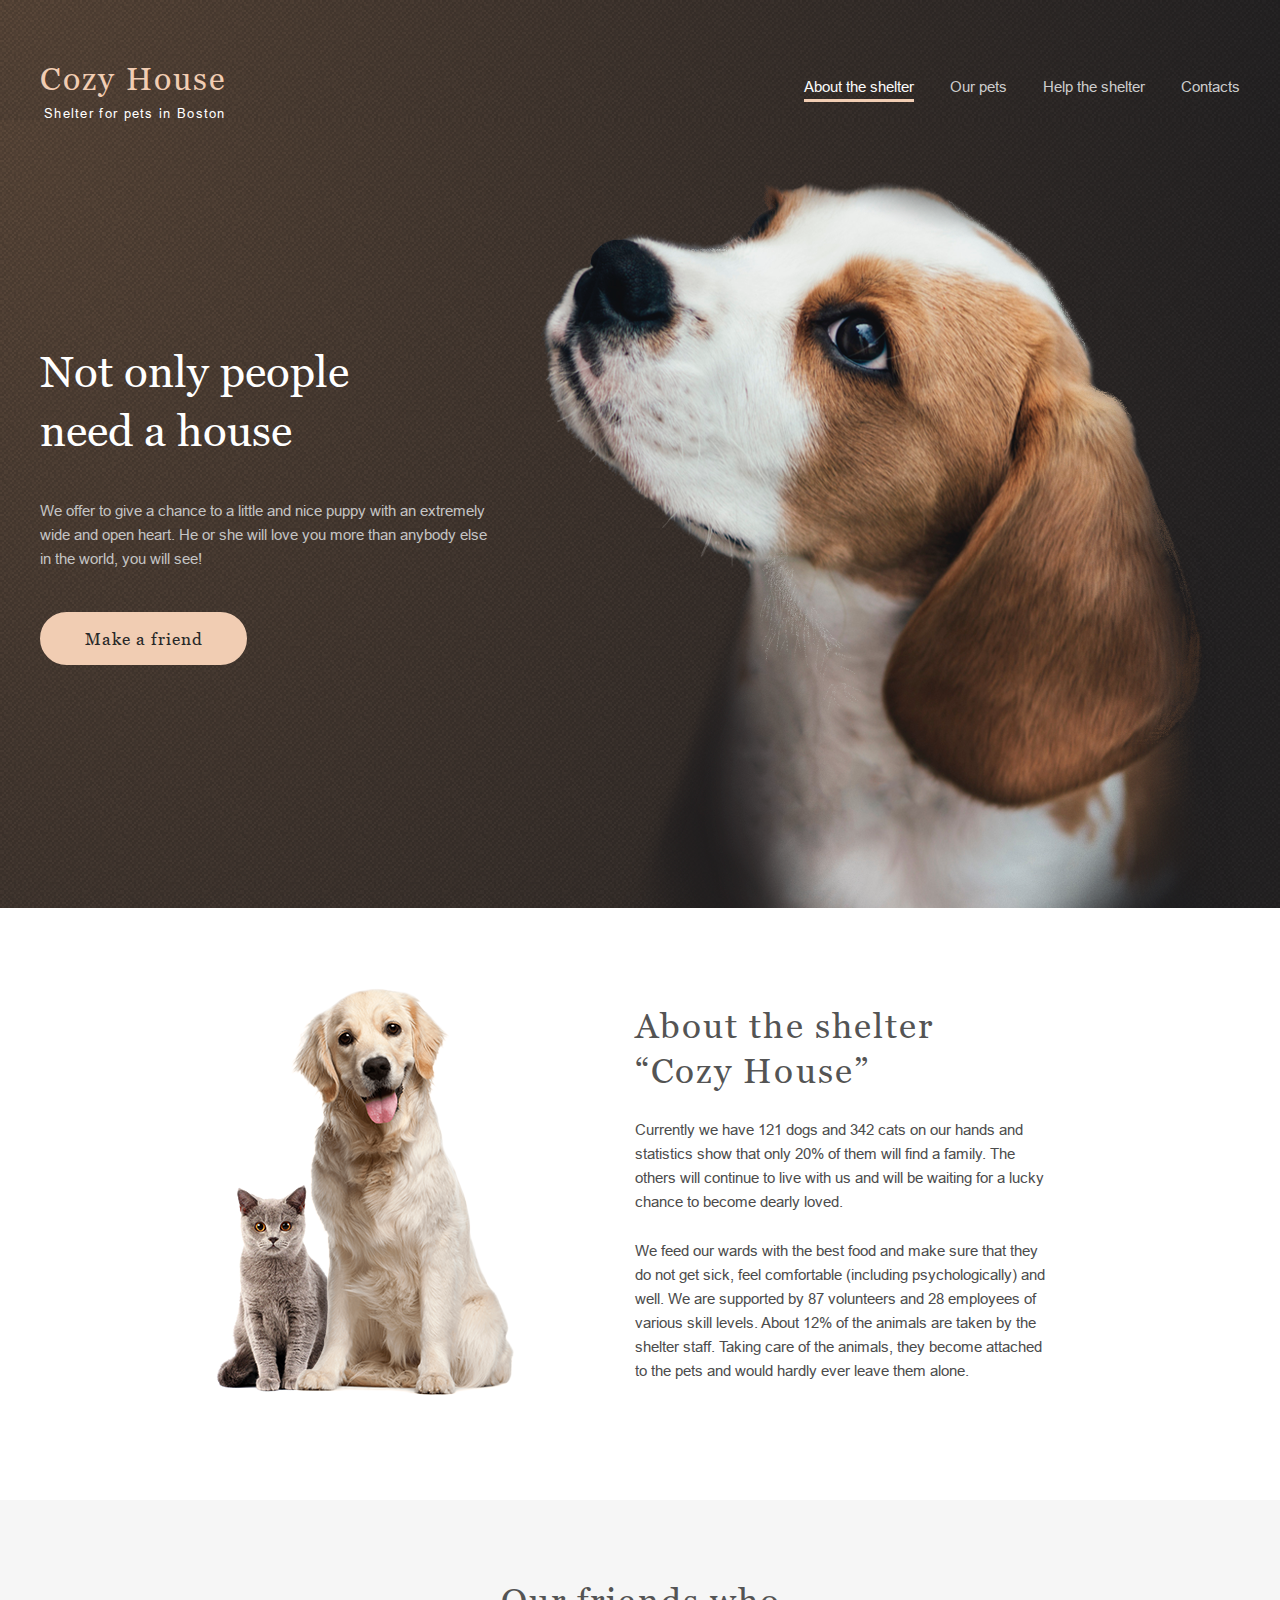
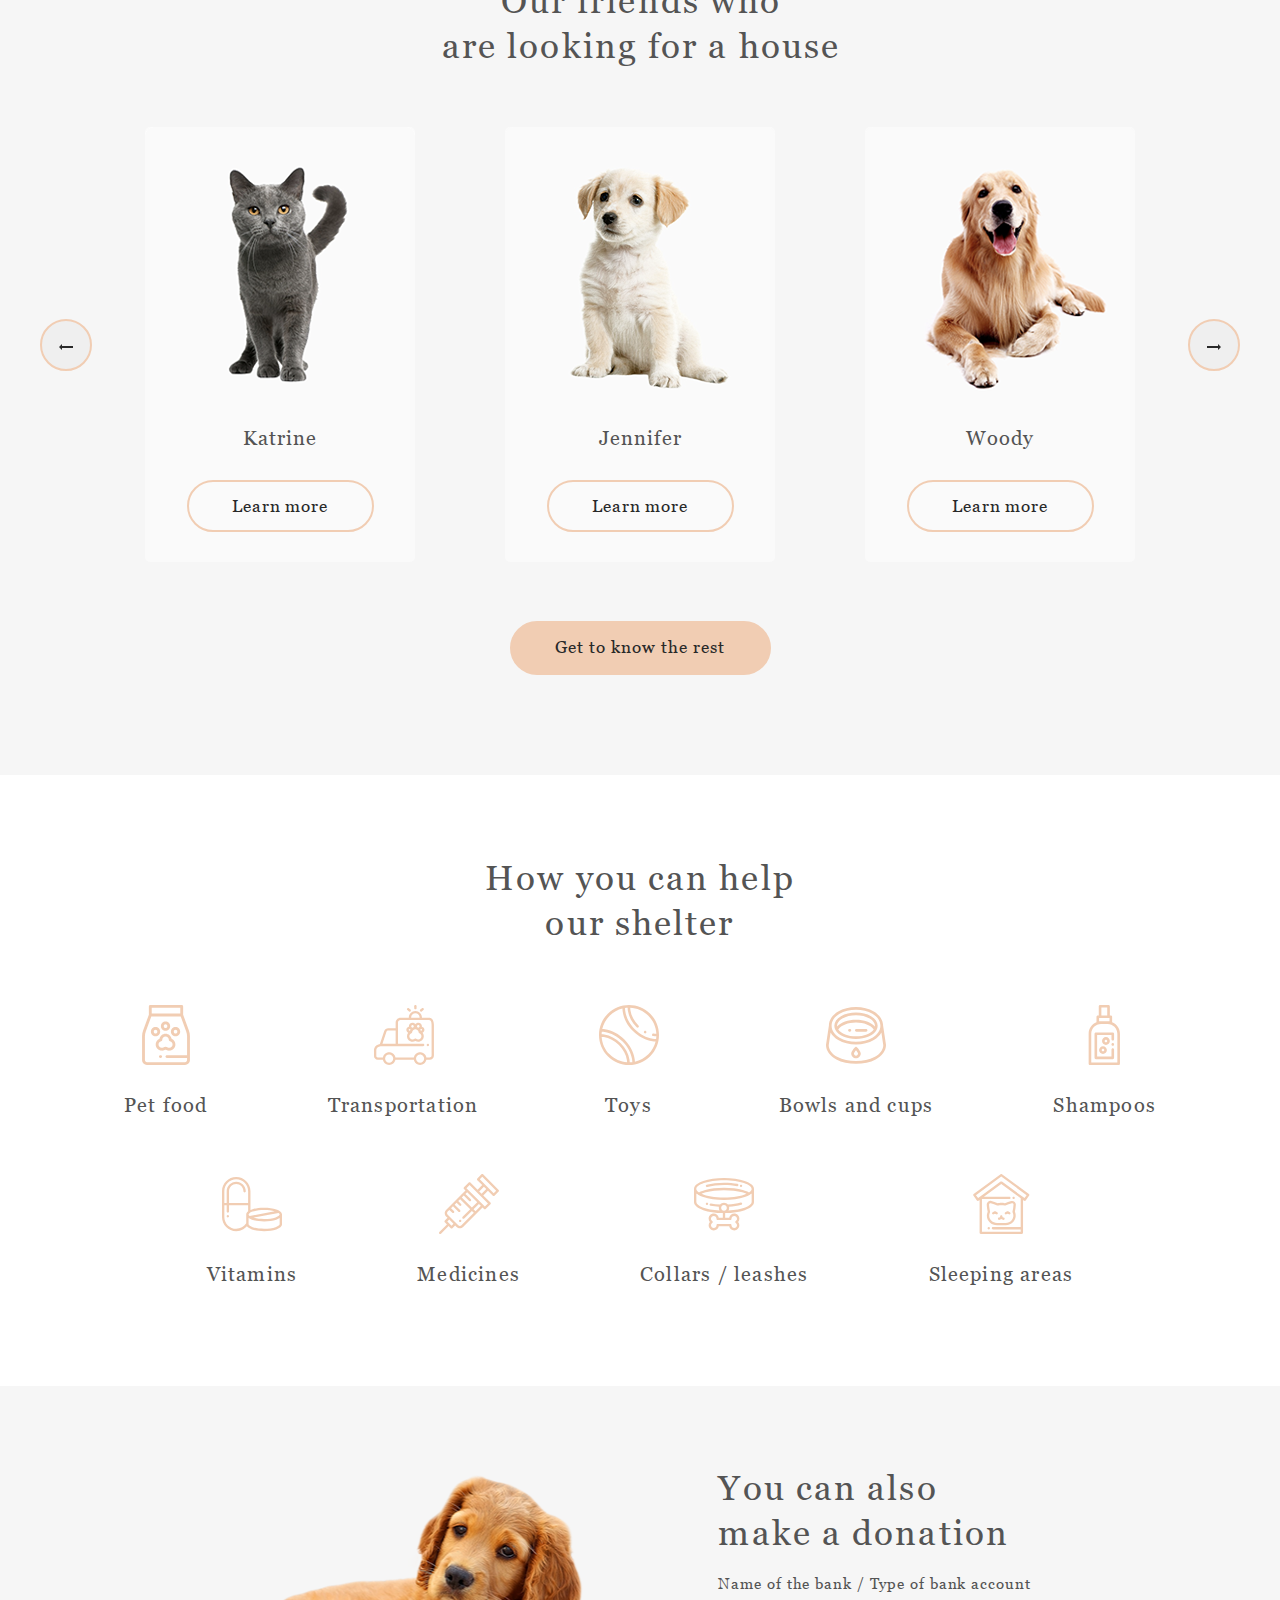
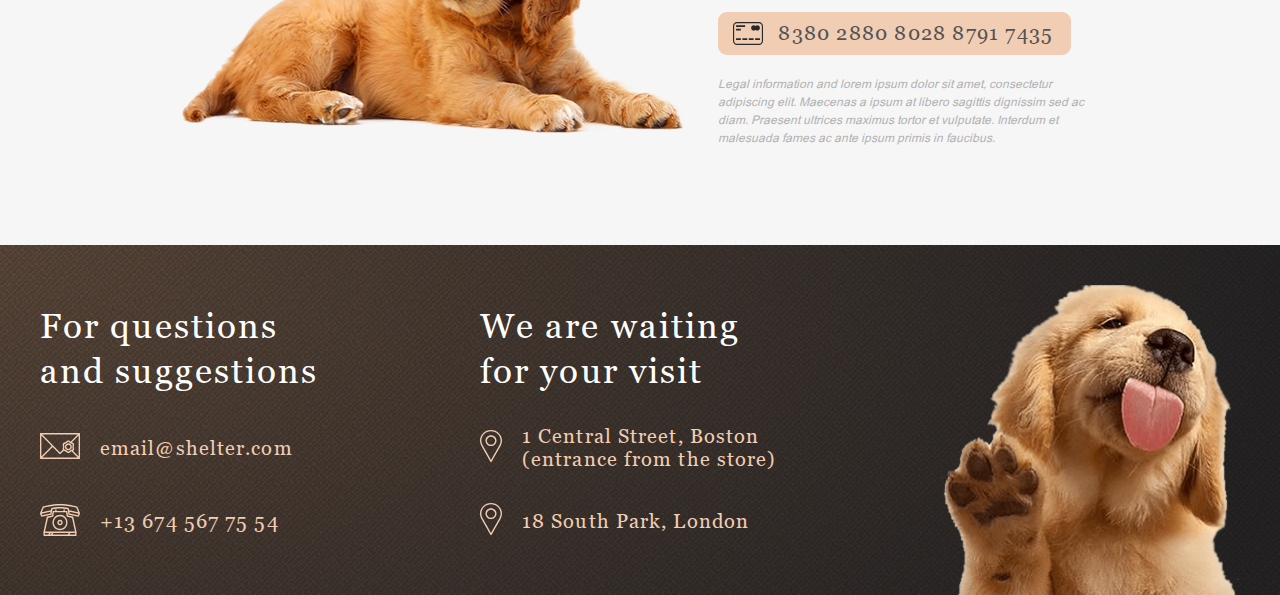
<file: pages/main/index.html>
<!DOCTYPE html>
<html lang="en">

<head>
    <meta charset="UTF-8">
    <meta http-equiv="X-UA-Compatible" content="IE=edge">
    <meta name="viewport" content="width=device-width, initial-scale=1.0">
    <link rel="stylesheet" href="style.css">
    <link rel="stylesheet" href="normalize.css">
    <link rel="icon" href="../../assets/icons/favicon.png" type="image/x-icon">
    <title>Cozy House</title>
</head>

<body>
    <div class="popup-overlay"></div>
    <div class="popup">
        <button class="close"><img src="../../assets/icons/Vector X.svg" alt="vectorX"></button>
        <div class="popup-wrapper"></div>
    </div>
    <div class="burger-overlay"></div>
    <header class="header">
        <div class="header-background">
            <div class="container">
                <div class="header-container">
                    <div class="logo">
                        <a href="#">
                            <h1 class="title">Cozy House</h1>
                            <p class="subtitile">Shelter for pets in Boston</p>
                        </a>
                    </div>

                    <div class="burger">
                        <div class="line line1"></div>
                        <div class="line line2"></div>
                        <div class="line line3"></div>
                    </div>
                    <nav class="nav">
                        <div class="logo-nav">
                            <a href="#">
                                <h1 class="title-nav">Cozy House</h1>
                                <p class="subtitile-nav">Shelter for pets in Boston</p>
                            </a>
                        </div>
                        <ul class="nav-list">
                            <li class="nav_item"><a href="#" class="nav_link">About the shelter</a></li>
                            <li class="nav_item"><a href="../pets/index.html" class="nav_link">Our pets</a></li>
                            <li class="nav_item"><a href="#help" class="nav_link">Help the shelter</a></li>
                            <li class="nav_item"><a href="#footer" class="nav_link">Contacts</a></li>
                        </ul>
                    </nav>
                </div>
            </div>
        </div>
        </div>
    </header>
    <main class="main">
        <div class="hero-background">
            <div class="container">
                <section class="hero-container">
                    <div class="hero-wrapper">
                        <h2 class="hero-title">Not only people need a house</h2>
                        <p class="hero-text">We offer to give a chance to a little and nice puppy with an extremely wide
                            and open
                            heart.
                            He or she will love you more than anybody else in the world, you will see!</p>
                        <a href="#friends-container" class="hero-button">Make a friend</a>
                    </div>
                    <div class="hero-dog">
                        <img src="../../assets/images/start-screen-puppy.png" alt="hero-dog" width="100%">
                    </div>
                </section>
            </div>
        </div>
        <div class="container">
            <section class="about-container" id="about-container">
                <div class="about-dogs">
                    <img class="about-dogs_image" src="../../assets/images/about-pets.png" alt="about-dogs" width="100%">
                </div>
                <div class="about-wrapper">
                    <h3 class="about-title">About the shelter <br>“Cozy House”</h3>
                    <p class="about-text">Currently we have 121 dogs and 342 cats on our hands and statistics show that
                        only 20%
                        of them will find a family.
                        The others will continue to live with us and will be waiting for a lucky chance to become dearly
                        loved.</p>
                    <p class="about-text">We feed our wards with the best food and make sure that they do not get sick,
                        feel
                        comfortable (including psychologically) and well.
                        We are supported by 87 volunteers and 28 employees of various skill levels.
                        About 12% of the animals are taken by the shelter staff. Taking care of the animals, they become
                        attached to
                        the pets and would hardly ever leave them alone.</p>
                </div>
            </section>
        </div>
        <div class="friends-background">
            <div class="container">
                <section class="friends-container" id="friends-container">
                    <h3 class="friends-title">Our friends who are&nbsp;looking for a house</h3>
                    <div class="friends-wrapper">
                        <button class="prev-button" id="leftButton"><img src="../../assets/icons/Arrow-prev.svg"
                                alt="arrow"></button>
                        <div class="carusel-wrapper" id="carusel-wrapper">
                            <div class="pets-list" id="pets-list">
                                <div class="part" id="left-part">
                                    <div class="pet_item"></div>
                                    <div class="pet_item"></div>
                                    <div class="pet_item"></div>
                                </div>
                                <div class="part" id="active-part"></div>
                                <div class="part" id="right-part">
                                    <div class="pet_item"></div>
                                    <div class="pet_item"></div>
                                    <div class="pet_item"></div>
                                </div>
                            </div>
                        </div>
                        <button class="next-button" id="rightButton"><img src="../../assets/icons/Arrow-next.svg"
                                alt="arrow"></button>
                    </div>
                    <div class="arrow_block">
                        <button class="arrow-button_prev" id="leftBtn"><img src="../../assets/icons/Arrow-prev.svg"
                                alt="arrow"></button>
                        <button class="arrow-button_next" id="rightBtn"><img src="../../assets/icons/Arrow-next.svg"
                                alt="arrow"></button>
                    </div>
                    <a href="../pets/index.html" class="friends-button">Get to know the rest</a>
                </section>
            </div>
        </div>
        <div class="container">
            <section class="help" id="help">
                <h3 class="help-text">How you can help
                    our shelter</h3>
                <div class="help-wrapper">
                    <ul class="help-list">
                        <li class="help_item">
                            <img class="help__icon" src="../../assets/icons/icon-pet-food.svg" alt="icon-pet-food">
                            <p class="help__name">Pet food</p>
                        </li>
                        <li class="help_item">
                            <img class="help__icon" src="../../assets/icons/icon-transportation.svg"
                                alt="icon-transportation">
                            <p class="help__name">Transportation</p>
                        </li>
                        <li class="help_item">
                            <img class="help__icon" src="../../assets/icons/icon-toys.svg" alt="icon-toys">
                            <p class="help__name">Toys</p>
                        </li>
                        <li class="help_item">
                            <img class="help__icon" src="../../assets/icons/icon-bowls-and-cups.svg"
                                alt="icon-bowls-and-cups">
                            <p class="help__name">Bowls and cups</p>
                        </li>
                        <li class="help_item">
                            <img class="help__icon" src="../../assets/icons/icon-shampoos.svg" alt="icon-shampoos">
                            <p class="help__name">Shampoos</p>
                        </li>
                        <li class="help_item">
                            <img class="help__icon" src="../../assets/icons/icon-vitamins.svg" alt="icon-vitamins">
                            <p class="help__name">Vitamins</p>
                        </li>
                        <li class="help_item">
                            <img class="help__icon" src="../../assets/icons/icon-medicines.svg" alt="icon-medicines">
                            <p class="help__name">Medicines</p>
                        </li>
                        <li class="help_item">
                            <img class="help__icon" src="../../assets/icons/icon-collars-leashes.svg"
                                alt="icon-collars-leashes">
                            <p class="help__name">Collars / leashes</p>
                        </li>
                        <li class="help_item">
                            <img class="help__icon" src="../../assets/icons/icon-sleeping-area.svg"
                                alt="icon-sleeping-area">
                            <p class="help__name">Sleeping areas</p>
                        </li>
                    </ul>
                </div>
            </section>
        </div>
        <div class="addition-background">
            <div class="container">
                <section class="addition">
                    <div class="addition-dog">
                        <img class="addition-dog_image" src="../../assets/images/donation-dog.png" alt="addition-dog" width="100%">
                    </div>
                    <div class="addition-wrapper">
                        <h3 class="addition-title">You can also make a donation</h3>
                        <p class="label">Name of the bank / Type of bank account</p>
                        <div class="card-number">
                            <img class="icon-card" src="../../assets/icons/credit-card.svg" alt="icon-credit-card">
                            <span class="number"><a href="#">8380 2880 8028 8791 7435</a></span>
                        </div>
                        <p class="addition-text">Legal information and lorem ipsum dolor sit amet, consectetur
                            adipiscing elit.
                            Maecenas a ipsum at libero sagittis dignissim sed ac diam. Praesent ultrices maximus tortor
                            et vulputate.
                            Interdum et malesuada fames ac ante ipsum primis in faucibus.</p>
                    </div>
                </section>
            </div>
        </div>
        </div>
    </main>
    <footer class="footer" id="footer">
        <div class="footer-background">
            <div class="container">
                <div class="footer-wrapper">
                    <div class="contacts">
                        <h3 class="footer-title">For questions and suggestions</h3>
                        <div class="info">
                            <a href="mailto:email@shelter.com"><img class="footer-icons"
                                    src="../../assets/icons/icon-email.svg" alt="icon-email"></a>
                            <a href="mailto:email@shelter.com" class="footer-info">email@shelter.com</a>
                        </div>
                        <div class="info">
                            <a href="tel:+136745677554"><img class="footer-icons"
                                    src="../../assets/icons/icon-phone.svg" alt="icon-phone"></a>
                            <a href="tel:+136745677554" class="footer-info">+13 674 567 75 54</a>
                        </div>
                    </div>
                    <div class="location">
                        <h3 class="footer-title">We are waiting for your visit</h3>
                        <div class="info-location">
                            <a href="https://goo.gl/maps/fKJnpNppWsuXk6bJ8" target="blank"><img class="footer-icons"
                                    src="../../assets/icons/icon-marker.svg" alt="icon-marker"></a>
                            <a href="https://goo.gl/maps/fKJnpNppWsuXk6bJ8" class="footer-info" target="blank">
                                1 Central Street, Boston (entrance from the store)
                            </a>
                        </div>
                        <div class="info-location">
                            <a href="https://goo.gl/maps/jdTN3dPhgt9UwxYk8" target="blank"><img class="footer-icons"
                                    src="../../assets/icons/icon-marker.svg" alt="icon-marker"></a>
                            <a href="https://goo.gl/maps/jdTN3dPhgt9UwxYk8" class="footer-info" target="blank">18 South
                                Park,
                                London</a>
                        </div>
                    </div>
                    <div class="footer-dog">
                        <img src="../../assets/images/footer-puppy.png" alt="footer-dog" width="100%">
                    </div>
                </div>
            </div>
        </div>
    </footer>
    <script src="script.js"></script>
</body>

</html>
</file>
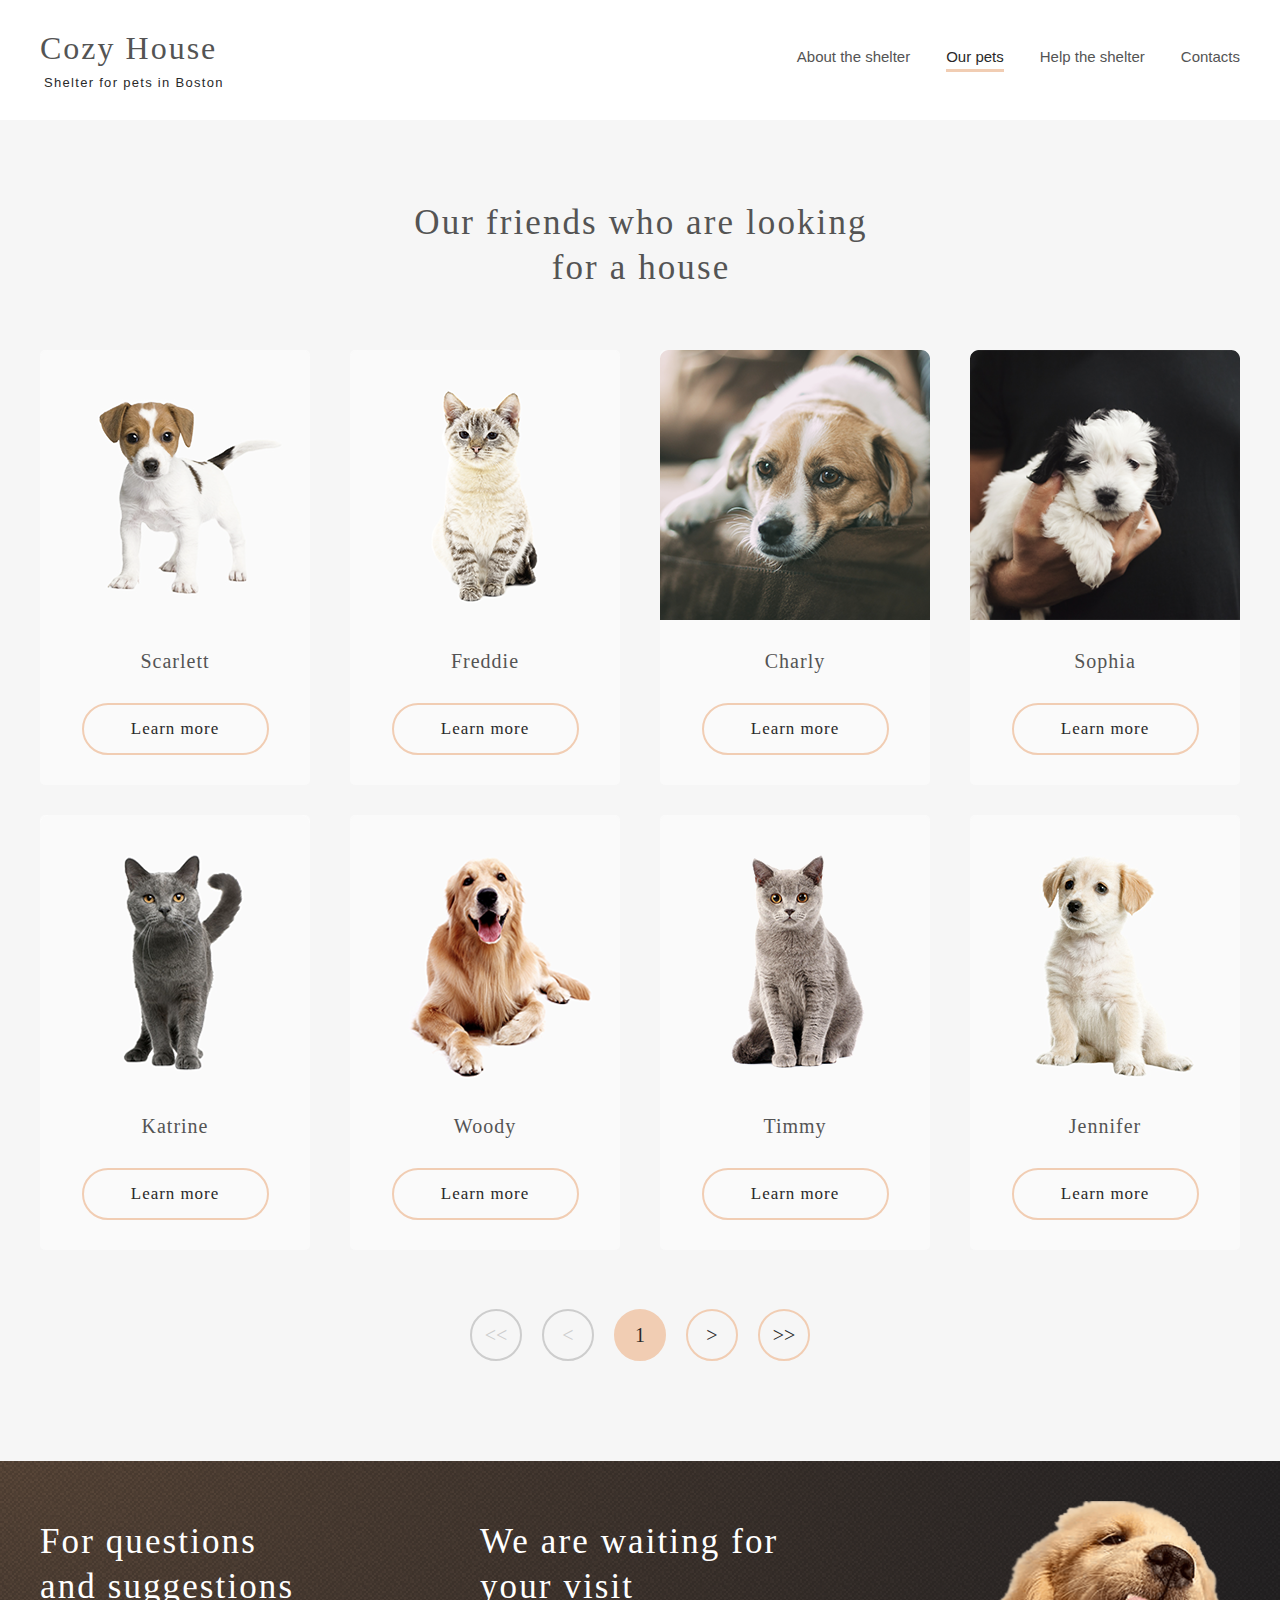
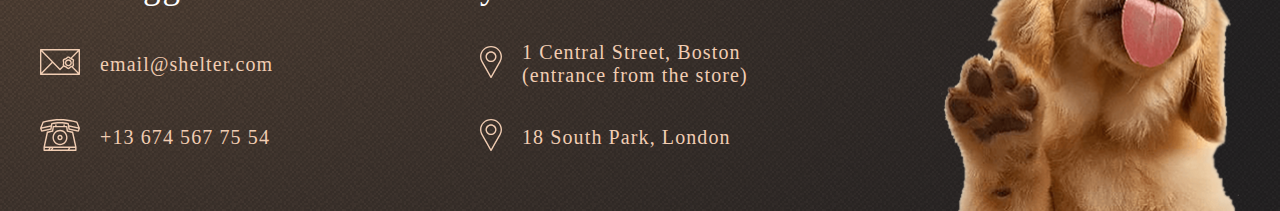
<file: pages/pets/index.html>
<!DOCTYPE html>
<html lang="en">

<head>
    <meta charset="UTF-8">
    <meta http-equiv="X-UA-Compatible" content="IE=edge">
    <meta name="viewport" content="width=device-width, initial-scale=1.0">
    <link rel="stylesheet" href="style.css">
    <link rel="stylesheet" href="normalize.css">
    <link rel="icon" href="../../assets/icons/favicon.png" type="image/x-icon">
    <title>Cozy House</title>
</head>

<body>
    <div class="popup-overlay"></div>
    <div class="popup">
        <button class="close"><img src="../../assets/icons/Vector X.svg" alt="vectorX"></button>
        <div class="popup-wrapper"></div>
    </div>
    <div class="burger-overlay"></div>
    <header class="header">
        <div class="header-background">
            <div class="container">
                <div class="header-container">
                    <a class="logo-link" href="../main/index.html">
                        <div class="logo">
                            <h1 class="title">Cozy House</h1>
                            <p class="subtitile">Shelter for pets in Boston</p>
                        </div>
                    </a>

                    <div class="burger">
                        <div class="line line1"></div>
                        <div class="line line2"></div>
                        <div class="line line3"></div>
                    </div>
                    <nav class="nav">
                        <div class="logo-nav">
                            <h1 class="title-nav">Cozy House</h1>
                            <p class="subtitle-nav">Shelter for pets in Boston</p>
                        </div>
                        <ul class="nav-list">
                            <li class="nav_item"><a href="../main/index.html" class="nav_link">About the shelter</a>
                            </li>
                            <li class="nav_item"><a href="#" class="nav_link">Our pets</a></li>
                            <li class="nav_item"><a href="../main/index.html#help" class="nav_link">Help the shelter</a>
                            </li>
                            <li class="nav_item"><a href="#footer" class="nav_link">Contacts</a></li>
                        </ul>
                    </nav>
                </div>
            </div>
        </div>
    </header>
    <main>
        <div class="main-background">
            <div class="container">
                <section class="friends-container" id="friends-container">
                    <h3 class="friends-title">Our friends who are&nbsp;looking for a house</h3>
                    <div class="friends-wrapper">
                        <ul class="pets-list" id="pets-list">
                            <!-- <li class="pet_item" data-name="Katrine">
                                <img src="../../assets/images/katrine.png" alt="katrine">
                                <p class="pet__name">Katrine</p>
                                <button class="learn__more">Learn more</button>
                            </li>
                            <li class="pet_item" data-name="Jennifer">
                                <img src="../../assets/images/jennifer.png" alt="jennifer">
                                <p class="pet__name">Jennifer</p>
                                <button class="learn__more">Learn more</button>
                            </li>
                            <li class="pet_item" data-name="Woody">
                                <img src="../../assets/images/woody.png" alt="woody">
                                <p class="pet__name">Woody</p>
                                <button class="learn__more">Learn more</button>
                            </li>
                            <li class="pet_item" data-name="Sophia">
                                <img src="../../assets/images/sophia.png" alt="sophia">
                                <p class="pet__name">Sophia</p>
                                <button class="learn__more">Learn more</button>
                            </li>
                            <li class="pet_item" data-name="Timmy">
                                <img src="../../assets/images/timmy.png" alt="timmy">
                                <p class="pet__name">Timmy</p>
                                <button class="learn__more">Learn more</button>
                            </li>
                            <li class="pet_item" data-name="Charly">
                                <img src="../../assets/images/charly.png" alt="charly">
                                <p class="pet__name">Charly</p>
                                <button class="learn__more">Learn more</button>
                            </li>
                            <li class="pet_item" data-name="Scarlett">
                                <img src="../../assets/images/scarlett.png" alt="scarlett">
                                <p class="pet__name">Scarlett</p>
                                <button class="learn__more">Learn more</button>
                            </li>
                            <li class="pet_item" data-name="Freddie">
                                <img src="../../assets/images/freddie.png" alt="freddie">
                                <p class="pet__name">Freddie</p>
                                <button class="learn__more">Learn more</button>
                            </li> -->
                        </ul>
                    </div>
                    <div class="button-container">
                        <button type="button" class="friends-button" id="first-page" disabled="disabled" >&lt;&lt;</button>
                        <button type="button" class="friends-button" id="prev-button" disabled>&lt;</button>
                        <button type="button" class="friends-button" id="page-number">1</button>
                        <button type="button" class="friends-button" id="next-button">&gt;</button>
                        <button type="button" class="friends-button" id="last-page">&gt;&gt;</button>
                    </div>
                </section>
            </div>
        </div>
    </main>
    <footer id="footer">
        <div class="footer-background">
            <div class="container">
                <div class="footer-wrapper">
                    <div class="contacts">
                        <h3 class="footer-title">For questions and suggestions</h3>
                        <div class="info">
                            <a href="mailto:email@shelter.com"><img class="footer-icons"
                                    src="../../assets/icons/icon-email.svg" alt="icon-email"></a>
                            <a href="mailto:email@shelter.com" class="footer-info">email@shelter.com</a>
                        </div>
                        <div class="info">
                            <a href="tel:+136745677554"><img class="footer-icons"
                                    src="../../assets/icons/icon-phone.svg" alt="icon-phone"></a>
                            <a href="tel:+136745677554" class="footer-info">+13 674 567 75 54</a>
                        </div>
                    </div>
                    <div class="location">
                        <h3 class="footer-title">We are waiting for your visit</h3>
                        <div class="info-location">
                            <a href="https://goo.gl/maps/fKJnpNppWsuXk6bJ8" target="blank"><img class="footer-icons"
                                    src="../../assets/icons/icon-marker.svg" alt="icon-marker"></a>
                            <a href="https://goo.gl/maps/fKJnpNppWsuXk6bJ8" class="footer-info" target="blank">
                                1 Central Street, Boston (entrance from the store)
                            </a>
                        </div>
                        <div class="info-location">
                            <a href="https://goo.gl/maps/jdTN3dPhgt9UwxYk8" target="blank"><img class="footer-icons"
                                    src="../../assets/icons/icon-marker.svg" alt="icon-marker"></a>
                            <a href="https://goo.gl/maps/jdTN3dPhgt9UwxYk8" class="footer-info" target="blank">18 South
                                Park,
                                London</a>
                        </div>
                    </div>
                    <div class="footer-dog"></div>
                </div>
            </div>
        </div>
    </footer>
    <script src="script.js"></script>
</body>

</html>
</file>
<file: pages/main/style.css>
:root {
  --font-text: "font_Arial", "Arial", sans-serif;
  --font-title: "font_Georgia", "Georgia", serif;
  --color-one: #ffffff;
  --color-two: #f1cdb3;
  --color-three: #292929;
  --color-four: #c4c4c4;
  --color-six: #545454;
  --color-seven: #4c4c4c;
  --color-eight: #fafafa;
  --color-background: #f6f6f6;
}

@font-face {
  font-family: "font_Arial";
  src: url("../../assets/fonts/arial/arial-regular.ttf") format("truetype");
  font-style: normal;
  font-weight: 400;
}

@font-face {
  font-family: "font_Georgia";
  src: url("../../assets/fonts/georgia/georgia-regular.ttf") format("truetype");
  font-style: normal;
  font-weight: 400;
}

* {
  box-sizing: border-box;
  margin: 0;
}

html {
  scroll-behavior: smooth;
}

a {
  text-decoration: none;
  color: inherit;
  transition: 0.5s;
}

ul {
  padding: 0;
  list-style: none;
}

h2 {
  font-family: var(--font-title);
  font-weight: normal;
  font-size: 44px;
  color: var(--color-one);
}

h3 {
  font-family: var(--font-title);
  font-weight: normal;
  font-size: 35px;
  color: var(--color-six);
  letter-spacing: 2.1px;
  line-height: 45px;
}

button {
  padding: 0;
  cursor: pointer;
}

button:hover {
  background: rgba(253, 220, 196, 1);
  border: solid rgba(253, 220, 196, 1);
  transition: 1s;
}

/* Max width 1280px */

.popup {
  background: transparent;
  position: fixed;
  top: 50%;
  left: 50%;
  transform: translate(-50%, -50%);
  z-index: 2;
  display: none;
}

.close {
  position: relative;
  left: 100%;
  width: 52px;
  height: 52px;
  border: 2px solid rgba(241, 205, 179, 1);
  border-radius: 50%;
  background: transparent;
}

.hover {
  background: rgba(253, 220, 196, 1);
  border: solid rgba(253, 220, 196, 1);
  transition: 1s;
}

.popup-container {
  width: 900px;
  min-height: 500px;
  background: rgba(250, 250, 250, 1);
  display: flex;
  flex-direction: row;
  border-radius: 10px;
}

.popup-overlay:hover {
  cursor: pointer;
}

.pets-text {
  padding: 50px 20px 88px 0;
}

.popup-title {
  padding-bottom: 10px;
  color: #000000;
}

.popup-subtitle {
  padding-bottom: 40px;
  font-family: var(--font-title);
  font-size: 20px;
  line-height: 23px;
  letter-spacing: 0.06em;
}

.popup-information {
  padding-bottom: 40px;
  font-family: var(--font-title);
  font-size: 15px;
  line-height: 17px;
  letter-spacing: 0.06em;
}

.popup-list {
  list-style: disc;
  list-style-position: inside;
  color: rgba(241, 205, 179, 1);
}

.popup-item {
  padding-bottom: 10px;
  font-family: var(--font-title);
  font-size: 15px;
  font-weight: 700;
  line-height: 17px;
  letter-spacing: 0.06em;
  font-family: Georgia;
  font-size: 15px;
  font-weight: 400;
  line-height: 17px;
  letter-spacing: 0.06em;
}

.color {
  color: #000000;
}

.lock {
  overflow: hidden;
}
.active {
  display: block;
}

._active {
  width: 100%;
  height: 100%;
  position: fixed;
  top: 0;
  left: 0;
  background: rgba(41, 41, 41, 0.6);
  z-index: 1;
}

.header-background {
  background: url(../../assets/images/transparent/noise_transparent@2x.png),
    radial-gradient(100% 900% at 0% 0%, #5b483a 0%, #262425 100%), linear-gradient(0deg, #211f20, #211f20);
}

.container {
  max-width: 1280px;
  margin: 0 auto;
}

.header-container {
  padding: 60px 40px 0;
  display: flex;
  flex-direction: row;
  justify-content: space-between;
  align-items: center;
}

.title {
  font-family: var(--font-title);
  color: var(--color-two);
  padding-bottom: 9px;
  font-weight: normal;
  letter-spacing: 2px;
}

.subtitile {
  font-family: var(--font-text);
  color: var(--color-one);
  font-size: 13px;
  letter-spacing: 1.3px;
  padding-left: 4px;
}

.logo {
  height: 60px;
  width: 200px;
}

.logo-nav {
  display: none;
}

.nav-list {
  display: flex;
  flex-direction: row;
  gap: 36px;
  color: #cdcdcd;
}

.nav_link {
  font-family: var(--font-text);
  font-size: 15px;
}

.nav_link:hover {
  color: var(--color-eight);
}

.nav_item:first-child {
  border-bottom: 3px var(--color-two) solid;
  padding-bottom: 2px;
  color: var(--color-eight);
}

.hero-background {
  background: url(../../assets/images/transparent/noise_transparent@2x.png),
    radial-gradient(100% 215.42% at 0% 0%, #5b483a 0%, #262425 100%), linear-gradient(0deg, #211f20, #211f20);
}

.hero-container {
  display: flex;
  padding: 0 40px;
  gap: 40px;
}

.hero-wrapper {
  display: flex;
  flex-direction: column;
  width: 460px;
  padding-top: 222px;
}

.hero-title {
  max-width: 75%;
  line-height: 59px;
  margin-bottom: 39px;
}

.hero-text {
  font-family: var(--font-text);
  font-size: 15px;
  color: var(--color-four);
  max-width: 460px;
  margin-bottom: 41px;
  line-height: 24px;
}

.hero-button {
  font-family: var(--font-title);
  font-size: 17px;
  letter-spacing: 1px;
  text-align: center;
  padding-top: 15px;
  color: var(--color-three);
  background-color: var(--color-two);
  width: 207px;
  height: 53px;
  border: solid var(--color-two);
  border-radius: 30px;
  margin-bottom: 243px;
  cursor: pointer;
}

.hero-button:hover {
  background: rgba(253, 220, 196, 1);
  border: solid rgba(253, 220, 196, 1);
}

.hero-dog {
  display: flex;
  align-self: flex-end;
}

.about-container {
  padding-top: 80px;
  padding-bottom: 100px;
  background-color: var(--color-one);
  display: flex;
  flex-direction: row;
  justify-content: center;
  gap: 120px;
}

.about-wrapper {
  margin-right: 8px;
  padding-top: 15px;
  display: flex;
  flex-direction: column;
  width: 33%;
  gap: 25px;
}

.about-title {
  width: auto;
}

.about-text {
  font-family: var(--font-text);
  font-weight: normal;
  font-size: 15px;
  line-height: 24px;
  width: auto;
  color: var(--color-seven);
}

.friends-background {
  background-color: var(--color-background);
  background-size: 100%;
}

.friends-container {
  display: flex;
  flex-direction: column;
  padding: 78px 40px 100px;
}

.friends-title {
  padding-left: 2px;
  margin-bottom: 59px;
  width: 30rem;
  align-self: center;
  text-align: center;
}

.friends-wrapper {
  display: flex;
  justify-content: space-between;
  align-items: center;
  margin-bottom: 59px;
}

.carusel-wrapper {
  width: 990px;
  overflow: hidden;
}

.pets-list {
  position: relative;
  left: -1080px;
  display: flex;
  flex-direction: row;
  align-items: center;
  gap: 90px;
}

.image {
  width: 500px;
  margin-right: 30px;
}

.part {
  display: flex;
  gap: 90px;
}

@keyframes left {
  from {
    left: -1080px;
  }
  to {
    left: -2160px;
  }
}

.left {
  animation-duration: 2s;
  animation-name: left;
}

@keyframes right {
  from {
    left: -1080px;
  }
  to {
    left: 0;
  }
}

.right {
  animation-duration: 2s;
  animation-name: right;
}

.prev-button {
  height: 52px;
  width: 52px;
  border-radius: 100px;
  border: var(--color-two) solid 2px;
}

.pet_item {
  width: 270px;
  height: 435px;
  display: flex;
  border-radius: 5px;
  flex-direction: column;
  align-items: center;
  background-color: var(--color-eight);
  gap: 30px;
  cursor: pointer;
}

.pet_item:hover {
  box-shadow: 0px 4px 4px rgba(0, 0, 0, 0.25);
  background-color: var(--color-one);
}

.pet__name {
  font-family: var(--font-title);
  color: var(--color-six);
  font-size: 20px;
  letter-spacing: 1px;
}

.learn__more {
  width: 187px;
  height: 52px;
  border-radius: 100px;
  border: 2px var(--color-two) solid;
  font-family: var(--font-title);
  font-size: 17px;
  color: var(--color-three);
  letter-spacing: 0.96px;
  background: transparent;
}

.pet_item:hover button {
  background: rgba(253, 220, 196, 1);
  border: solid rgba(253, 220, 196, 1);
  transition: 1s;
}

.next-button {
  height: 52px;
  width: 52px;
  border-radius: 100px;
  border: var(--color-two) solid 2px;
}

.arrow_block {
  display: none;
}

.friends-button {
  font-family: var(--font-title);
  font-size: 17px;
  color: var(--color-three);
  letter-spacing: 1px;
  text-align: center;
  padding-top: 15px;
  height: 54px;
  width: 261px;
  border-radius: 100px;
  border: 2px var(--color-two) solid;
  background-color: #f1cdb3;
  align-self: center;
  cursor: pointer;
}

.friends-button:hover {
  background: rgba(253, 220, 196, 1);
  border: 2px solid rgba(253, 220, 196, 1);
}

.help {
  padding: 80px 80px 100px;
  display: flex;
  flex-direction: column;
}

.help-text {
  width: 310px;
  padding-bottom: 60px;
  text-align: center;
  align-self: center;
}

.help-list {
  display: flex;
  flex-direction: row;
  flex-wrap: wrap;
  align-items: center;
  justify-content: center;
  justify-items: center;
  row-gap: 57px;
  column-gap: 60px;
}

.help_item {
  margin-left: 30px;
  margin-right: 30px;

  padding: 0;
  margin-block-start: 0;
  margin-block-end: 0;
  display: flex;
  flex-direction: column;
  align-items: center;
  justify-content: center;
}

.help__name {
  font-family: var(--font-title);
  font-weight: normal;
  font-size: 20px;
  line-height: 24px;
  color: var(--color-six);
  letter-spacing: 1.2px;
  text-align: center;
  margin-top: 28px;
}

.addition-background {
  background-color: var(--color-background);
  background-size: 100%;
}

.addition {
  align-items: center;
  display: flex;
  gap: 32px;
  padding: 79px 182px 98px;
}

.addition-wrapper {
  display: flex;
  flex-direction: column;
  width: 380px;
  gap: 20px;
}

.addition-title {
  width: 84%;
}

.label {
  font-family: var(--font-title);
  font-size: 15px;
  line-height: 17px;
  color: var(--color-six);
  letter-spacing: 0.9px;
}

.card-number {
  width: 93%;
  display: flex;
  background-color: #f1cdb3;
  border-radius: 9px;
  padding: 10px 15px 10px 15px;
  gap: 15px;
}

.card-number:hover {
  box-shadow: 0px 4px 4px rgba(0, 0, 0, 0.25);
}

.number {
  font-family: var(--font-title);
  font-size: 20px;
  letter-spacing: 1.2px;
  line-height: 23px;
  color: var(--color-six);
}

.addition-text {
  color: #b2b2b2;
  font-family: var(--font-text);
  font-style: italic;
  font-size: 12px;
  line-height: 18px;
}

.footer-background {
  background: url(../../assets/images/transparent/noise_transparent@2x.png),
    radial-gradient(100% 215.42% at 0% 0%, #5b483a 0%, #262425 100%), linear-gradient(0deg, #211f20, #211f20);
}

.footer-wrapper {
  display: flex;
  padding: 40px 40px 0;
  gap: 160px;
}

.footer-title {
  color: #ffffff;
}

.info {
  display: flex;
  flex-direction: row;
  gap: 20px;
  align-items: center;
}

.info-location {
  display: flex;
  flex-direction: row;
  gap: 20px;
  align-items: center;
}

.footer-icons {
  height: 32px;
}

.footer-info {
  font-family: var(--font-title);
  color: var(--color-two);
  font-weight: normal;
  font-size: 20px;
  line-height: 23px;
  letter-spacing: 1.1px;
}

.contacts {
  display: flex;
  flex-direction: column;
  width: 280px;
  gap: 37px;
  padding-top: 18px;
}

.location {
  display: flex;
  flex-direction: column;
  width: 300px;
  gap: 32px;
  padding-top: 18px;
}

.footer-dog {
  display: flex;
  align-self: flex-end;
}

/* Max width 1270px */
@media (max-width: 1270px) {
  .footer-wrapper {
    justify-content: center;
    flex-wrap: wrap;
    padding: 13px 40px 0;
    gap: 61px 59px;
  }
}

/* Max width 1100px */

@media (max-width: 1100px) {
  .pets-text {
    padding: 10px 9px 37px;
  }

  .popup-information {
    font-size: 13px;
    line-height: 14px;
  }

  .popup-container {
    width: 630px;
    min-height: 350px;
  }

  .popup-item {
    padding-bottom: 5px;
  }

  .header-container {
    padding: 31px 30px 0;
  }

  .hero-container {
    flex-direction: column;
    gap: 0;
  }

  .hero-wrapper {
    padding: 59px 114px 0 114px;
    width: auto;
  }

  .hero-title {
    width: 85%;
  }

  .hero-text {
    width: auto;
  }

  .hero-button {
    align-self: center;
    margin-bottom: 100px;
  }

  .hero-dog {
    width: 82.5%;
    position: relative;
    left: 10px;
  }

  .about-container {
    padding-top: 66px;
    flex-direction: column-reverse;
    align-items: center;
    gap: 80px;
  }

  .about-wrapper {
    width: 56%;
    margin-right: 0;
  }

  .about-text {
    width: auto;
  }

  .friends-container {
    padding: 75px 30px 100px;
  }

  .friends-title {
    width: 65%;
  }

  .carusel-wrapper {
    width: 600px;
    overflow: hidden;
  }

  .pets-list {
    position: relative;
    left: -660px;
    display: flex;
    flex-direction: row;
    align-items: center;
  }

  .image {
    width: 350px;
    margin-right: 11px;
  }

  .part {
    gap: 40px;
  }

  .pet_item:nth-child(3) {
    display: none;
  }

  @keyframes left {
    from {
      left: -660px;
    }
    to {
      left: -1300px;
    }
  }

  .left {
    animation-duration: 2s;
    animation-name: left;
  }

  @keyframes right {
    from {
      left: -660px;
    }
    to {
      left: 0;
    }
  }

  .right {
    animation-duration: 2s;
    animation-name: right;
  }

  .help {
    padding-left: 65px;
    padding-right: 65px;
  }

  .help_item {
    width: 170px;
    margin-left: 0px;
    margin-right: 0px;
  }

  .addition {
    padding: 80px 130px 95px;
    flex-direction: column-reverse;
    gap: 60px;
  }

}

/* Max width 700px */

@media (max-width: 700px) {
  .nav {
    position: fixed;
    background: #000000;
    height: 100%;
    width: 320px;
    top: 0px;
    right: -320px;
    transition: 0.5s;
    z-index: 1;
  }

  .logo-nav {
    display: block;
    padding: 30px 10px 0;
  }

  .title-nav {
    font-family: var(--font-title);
    color: var(--color-two);
    font-size: 32px;
    padding-bottom: 9px;
    font-weight: normal;
    letter-spacing: 2px;
  }

  .subtitile-nav {
    font-family: var(--font-text);
    color: var(--color-one);
    font-size: 13px;
    letter-spacing: 1.3px;
    padding-left: 4px;
  }

  .nav {
    position: fixed;
    background: #000000;
    height: 100%;
    width: 320px;
    top: 0px;
    right: -320px;
    transition: 0.5s;
    z-index: 1;
  }

  .open {
    right: 0;
    background-color: var(--color-three);
  }

  .nav-list {
    display: flex;
    flex-direction: column;
    align-items: flex-start;
    list-style: none;
    gap: 16px;
    padding: 238px 38px;
    align-items: center;
  }

  .nav_link {
    font-size: 32px;
    line-height: 51px;
  }

  .burger {
    margin-left: 23px;
    display: flex;
    flex-direction: column;
    align-items: center;
    width: 38px;
    height: 32px;
    cursor: pointer;
    user-select: none;
    z-index: 2;
    transition: 0.5s;
  }

  .line {
    width: 80%;
    height: 2px;
    background: var(--color-two);
    margin: 4px 0;
    transition: all 0.3s ease-in-out;
  }

  .burger.open {
    transform: rotate(90deg);
    transition: 0.5s;
  }

  .popup-container {
    width: 240px;
    min-height: 341px;
    background: rgba(250, 250, 250, 1);
    display: flex;
    flex-direction: row;
  }

  .friends-container {
    padding: 44px 10px;
  }

  .pet_item:nth-child(2) {
    display: none;
  }

  .pet_item:nth-child(3) {
    display: none;
  }

  .friends-title {
    width: auto;
    margin-bottom: 42px;
  }

  .pets-list {
    position: relative;
    left: -349px;
    display: flex;
    flex-direction: row;
    align-items: center;
    gap: 90px;
  }

  .popup-image {
    display: none;
  }

  .pets-text {
    padding: 10px;
  }

  .popup-title {
    text-align: center;
    padding-bottom: 10px;
    color: #000000;
  }

  .popup-subtitle {
    text-align: center;
    padding-bottom: 20px;
  }

  .popup-information {
    font-size: 13px;
    line-height: 14px;
    text-align: justify;
    padding-bottom: 24px;
  }

  .popup-list {
    list-style-position: inside;
  }

  .friends-wrapper {
    height: 454px;
    justify-content: center;
    align-items: flex-end;
    margin-bottom: 0;
  }

  .carusel-wrapper {
    width: 295px;
  }

  @keyframes left {
    from {
      left: -350px;
    }
    to {
      left: -700px;
    }
  }

  .left {
    animation-duration: 1s;
    animation-name: left;
  }

  @keyframes right {
    from {
      left: -350px;
    }
    to {
      left: 0;
    }
  }

  .right {
    animation-duration: 1s;
    animation-name: right;
  }

  .prev-button {
    display: none;
  }

  .next-button {
    display: none;
  }

  .arrow_block {
    display: flex;
    justify-content: center;
    gap: 80px;
    margin-bottom: 42px;
  }

  .arrow-button_prev {
    height: 52px;
    width: 52px;
    border-radius: 100px;
    border: var(--color-two) solid 2px;
  }

  .arrow-button_next {
    height: 52px;
    width: 52px;
    border-radius: 100px;
    border: var(--color-two) solid 2px;
  }
}

/* Max width 600px */

@media (max-width: 600px) {
  h2 {
    font-size: 25px;
    letter-spacing: 1.5px;
  }

  h3 {
    font-size: 25px;
    line-height: 32px;
    letter-spacing: 1.5px;
  }

  .header-container {
    padding: 30px 49px 30px 10px;
    background-position: 2px -30px;
    background-size: auto 608px;
  }

  /* .burger.open .line1 {
    transform: rotate(-90deg) translate(-11px, 0px);
  }

  .burger.open .line2 {
    transform: rotate(-90deg) translate(-1px, 9px);
  }

  .burger.open .line3 {
    transform: rotate(90deg) translate(-9px, 9px);
  } */

  .hero-container {
    padding: 30px 10px 0;
    gap: 5px;
  }

  .hero-wrapper {
    align-items: center;
    padding: 0;
    width: auto;
  }

  .hero-title {
    width: 85%;
    line-height: 32px;
    text-align: center;
    margin-bottom: 42px;
  }

  .hero-text {
    width: auto;
    text-align: center;
  }

  .hero-dog {
    width: 87%;
    left: 0;
  }

  .about-container {
    padding: 42px 0 36px;
    gap: 42px;
  }

  .about-wrapper {
    margin-right: auto;
    width: 100%;
    padding: 0px 10px;
    gap: 24px;
  }

  .about-title {
    text-align: center;
    align-self: center;
    width: 95%;
  }

  .about-text {
    text-align: justify;
    align-self: center;
    width: 90%;
  }

  .about-dogs {
    text-align: center;
  }

  .about-dogs_image {
    width: 86%;
  }

  .friends-wrapper {
    margin-bottom: 20px;
  }

  .friends-title {
    margin-bottom: 22px;
  }

  .help {
    padding: 39px 10px;
  }

  .help-text {
    padding-bottom: 35px;
    width: 80%;
  }

  .help_item {
    margin-left: 0px;
    margin-right: 0px;
    margin-top: 5px;
    align-items: center;
    justify-content: center;
  }

  .help-list {
    gap: 18px;
    align-items: flex-start;
    justify-content: space-between;
    text-align: justify;
  }

  .help__icon {
    max-height: 50px;
  }

  .help__name {
    font-size: 15px;
    margin-top: 20px;
    letter-spacing: 0.06em;
    justify-content: center;
    justify-self: center;
    align-self: center;
  }

  .help-list > * {
    flex: 0 1 calc(50% - 10px);
  }

  .addition {
    padding: 0;
    gap: 44px;
    padding-bottom: 38px;
  }

  .addition-dog {
    text-align: center;
  }

  .addition-dog_image {
    width: 80%;
  }

  .addition-wrapper {
    padding: 40px 10px 0;
    width: 100%;
  }

  .addition-title {
    width: 75%;
    text-align: center;
    align-self: center;
  }

  .label {
    text-align: center;
    letter-spacing: 0;
    line-height: 24px;
  }

  .card-number {
    width: 94%;
    align-self: center;
  }

  .number {
    font-size: 15px;
    line-height: 16px;
    align-self: center;
    letter-spacing: 0.9px;
  }

  .addition-text {
    width: 93%;
    text-align: justify;
    align-self: center;
  }

  .footer-wrapper {
    justify-content: center;
    flex-wrap: wrap;
    padding: 14px 10px 0;
    gap: 38px;
  }

  .footer-title {
    width: 95%;
    text-align: center;
    align-self: center;
  }

  .info {
    justify-content: center;
  }

  .info-location {
    display: flex;
    flex-direction: row;
    gap: 20px;
    align-items: center;
  }

  .location {
    padding: 0;
    gap: 38px;
  }

  .footer-dog {
    height: 268px;
    background-size: 257px;
    background-repeat: no-repeat;
    background-position-x: 22px;
  }
}
</file>
<file: pages/pets/style.css>
:root {
  --font-text: "Arial", sans-serif;
  --font-title: "Georgia", Serif;
  --color-one: #ffffff;
  --color-two: #f1cdb3;
  --color-three: #292929;
  --color-four: #c4c4c4;
  --color-six: #545454;
  --color-seven: #4c4c4c;
  --color-eight: #fafafa;
  --color-background: #f6f6f6;
}

@font-face {
  font-family: "font_Arial";
  src: url("../../assets/fonts/arial/arial-regular.ttf") format("truetype");
  font-style: normal;
  font-weight: normal;
}

@font-face {
  font-family: "font_Georgia";
  src: url("../../assets/fonts/georgia/georgia-regular.ttf") format("truetype");
  font-style: normal;
  font-weight: normal;
}

* {
  box-sizing: border-box;
  margin: 0;
}

html {
  scroll-behavior: smooth;
}

header {
  position: sticky;
  top: 0;
  width: 100%;
}

a {
  text-decoration: none;
  color: inherit;
}

ul {
  padding: 0;
  list-style: none;
}

h2 {
  font-family: var(--font-title);
  font-weight: normal;
  font-size: 44px;
  color: var(--color-one);
}

h3 {
  font-family: var(--font-title);
  font-weight: normal;
  font-size: 35px;
  color: var(--color-six);
  letter-spacing: 2.1px;
  line-height: 45px;
}

button {
  padding: 0;
  cursor: pointer;
}

button:hover {
  background: rgba(253, 220, 196, 1);
  border: solid rgba(253, 220, 196, 1);
  transition: 1s;
}

.popup {
  background: transparent;
  position: fixed;
  top: 50%;
  left: 50%;
  transform: translate(-50%, -50%);
  z-index: 1;
  display: none;
}

.close {
  position: relative;
  left: 100%;
  width: 52px;
  height: 52px;
  border: 2px solid rgba(241, 205, 179, 1);
  border-radius: 50%;
  background: transparent;
}

.hover {
  background: rgba(253, 220, 196, 1);
  border: solid rgba(253, 220, 196, 1);
  transition: 1s;
}

.popup-container {
  width: 900px;
  background: rgba(250, 250, 250, 1);
  display: flex;
  flex-direction: row;
  border-radius: 10px;
}

.popup-overlay:hover {
  cursor: pointer;
}

.image {
  width: 500px;
}

.pets-text {
  padding: 50px 20px 80px 20px;
}

.popup-title {
  padding-bottom: 10px;
  color: #000000;
}

.popup-subtitle {
  padding-bottom: 40px;
  font-family: var(--font-title);
  font-size: 20px;
  line-height: 23px;
  letter-spacing: 0.06em;
}

.popup-information {
  padding-bottom: 40px;
  font-family: var(--font-title);
  font-size: 15px;
  line-height: 17px;
  letter-spacing: 1.1px;
}

.popup-list {
  list-style: disc;
  list-style-position: inside;
  color: rgba(241, 205, 179, 1);
}

.popup-item {
  padding-bottom: 10px;
  font-family: var(--font-title);
  font-size: 15px;
  font-weight: 700;
  line-height: 17px;
  letter-spacing: 0.06em;
  font-family: Georgia;
  font-size: 15px;
  font-weight: 400;
  line-height: 17px;
  letter-spacing: 0.06em;
}

.color {
  color: #000000;
}

.lock {
  overflow: hidden;
}
.active {
  display: block;
}

._active {
  width: 100%;
  height: 100%;
  position: fixed;
  top: 0;
  left: 0;
  background: rgba(41, 41, 41, 0.6);
}

.container {
  max-width: 1280px;
  margin: 0 auto;
}

.header-background {
  background-size: 100%;
  background-color: var(--color-one);
}

.header-container {
  padding: 30px 40px 30px;
  display: flex;
  flex-direction: row;
  justify-content: space-between;
  align-items: center;
}

.title {
  font-family: var(--font-title);
  color: var(--color-six);
  padding-bottom: 9px;
  font-weight: normal;
  letter-spacing: 2px;
}

.subtitile {
  font-family: var(--font-text);
  color: var(--color-three);
  font-size: 13px;
  letter-spacing: 1.3px;
  padding-left: 4px;
}

.logo {
  height: 60px;
  width: 200px;
}

.logo-nav {
  display: none;
}

.burger {
  display: none;
}

.nav-list {
  display: flex;
  flex-direction: row;
  gap: 36px;
  color: var(--color-six);
}

.nav_link {
  font-family: var(--font-text);
  font-size: 15px;
}

.nav_link:hover {
  color: var(--color-three);
}

.nav_item:nth-child(2) {
  border-bottom: 3px var(--color-two) solid;
  padding-bottom: 2px;
  color: var(--color-three);
}

.main-background {
  background-size: 100%;
  background-color: var(--color-background);
}

.friends-container {
  display: flex;
  flex-direction: column;
  padding: 80px 40px 100px;
}

.friends-title {
  padding-left: 2px;
  margin-bottom: 60px;
  width: 30rem;
  align-self: center;
  text-align: center;
}

.friends-wrapper {
  margin-bottom: 59px;
}

.pets-list {
  display: flex;
  justify-content: center;
  flex-wrap: wrap;
  gap: 30px 40px;
}

.prev-button {
  height: 52px;
  width: 52px;
  border-radius: 100px;
  border: var(--color-two) solid 2px;
}

.pet_item {
  width: 270px;
  height: 435px;
  display: flex;
  border-radius: 5px;
  flex-direction: column;
  align-items: center;
  background-color: var(--color-eight);
  gap: 30px;
  cursor: pointer;
}

.pet_item:hover {
  box-shadow: 0px 4px 4px rgba(0, 0, 0, 0.25);
  background-color: var(--color-one);
}

.pet_item:hover button {
  background: rgba(253, 220, 196, 1);
  border: solid rgba(253, 220, 196, 1);
  transition: 1s;
}

.pet__name {
  font-family: var(--font-title);
  color: var(--color-six);
  font-size: 20px;
  letter-spacing: 1px;
}

.learn__more {
  width: 187px;
  height: 52px;
  border-radius: 100px;
  border: 2px var(--color-two) solid;
  font-family: var(--font-title);
  font-size: 17px;
  color: var(--color-three);
  letter-spacing: 0.96px;
  background: transparent;
}

.next-button {
  height: 52px;
  width: 52px;
  border-radius: 100px;
  border: var(--color-two) solid 2px;
}

.button-container {
  display: flex;
  justify-content: center;
  gap: 20px;
}

.friends-button {
  font-family: var(--font-title);
  font-size: 20px;
  color: var(--color-three);
  text-align: center;
  height: 52px;
  width: 52px;
  border-radius: 100px;
  border: 2px var(--color-two) solid;
  background-color: #f1cdb3;
  align-self: center;
  background-color: transparent;
  border: 2px var(--color-two) solid;
  color: var(--color-three);
}

.friends-button:nth-child(3) {
  background-color: var(--color-two);
  cursor: auto;
}

.friends-button:disabled {
  background-color: transparent;
  border: 2px #cdcdcd solid;
  color: #cdcdcd;
  cursor: default;
}

.footer-background {
  background: url(../../assets/images/transparent/noise_transparent@2x.png),
    radial-gradient(100% 215.42% at 0% 0%, #5b483a 0%, #262425 100%), linear-gradient(0deg, #211f20, #211f20);
}

.footer-wrapper {
  display: flex;
  padding: 40px 40px 0;
  gap: 160px;
}

.footer-title {
  color: #ffffff;
}

.info {
  display: flex;
  flex-direction: row;
  gap: 20px;
  align-items: center;
}

.info-location {
  display: flex;
  flex-direction: row;
  gap: 20px;
  align-items: center;
}

.footer-icons {
  height: 32px;
}

.footer-info {
  font-family: var(--font-title);
  color: var(--color-two);
  font-weight: normal;
  font-size: 20px;
  line-height: 23px;
  letter-spacing: 1.1px;
}

.contacts {
  display: flex;
  flex-direction: column;
  width: 280px;
  gap: 37px;
  padding-top: 18px;
}

.location {
  display: flex;
  flex-direction: column;
  width: 300px;
  gap: 32px;
  padding-top: 18px;
}

.footer-dog {
  background-image: url(../../assets/images/footer-puppy.png);
  height: 310px;
  width: 300px;
}

/* Max-width 1270px */

@media (max-width: 1270px) {
  .popup-container {
    width: 630px;
  }

  .image {
    width: 350px;
  }

  .pets-text {
    padding: 10px 9px 37px;
  }

  .popup-information {
    font-size: 13px;
    line-height: 14px;
  }

  .popup-item {
    padding-bottom: 5px;
  }

  .footer-wrapper {
    justify-content: center;
    flex-wrap: wrap;
    padding: 13px 40px 0;
    gap: 61px 59px;
  }
}

/* Max-width 768px */

@media (max-width: 768px) {
  .header-container {
    padding: 30px;
  }

  .friends-title {
    width: 65%;
    margin-bottom: 30px;
  }

  .pet_item:nth-child(7),
  .pet_item:nth-child(8) {
    display: none;
  }

  .friends-container {
    padding-bottom: 77px;
  }

  .friends-wrapper {
    margin-bottom: 39px;
  }

  .footer-wrapper {
    justify-content: center;
    flex-wrap: wrap;
    padding: 13px 40px 0;
    gap: 61px 59px;
  }
}

/* Max-width 767px */

@media (max-width: 767px) {
  .lock {
    overflow: hidden;
  }

  .nav {
    position: fixed;
    background: #000000;
    height: 100%;
    width: 320px;
    top: 0px;
    right: -320px;
    transition: 0.5s;
  }

  .logo-nav {
    display: block;
    padding: 30px 10px 0;
  }

  .title-nav {
    font-family: var(--font-title);
    color: var(--color-six);
    font-size: 32px;
    padding-bottom: 9px;
    font-weight: normal;
    letter-spacing: 2px;
  }

  .subtitle-nav {
    font-family: var(--font-text);
    color: var(--color-three);
    font-size: 13px;
    letter-spacing: 1.3px;
    padding-left: 4px;
  }

  .open {
    right: 0;
    background-color: #ffffff;
  }
  .popup {
    background: transparent;
    position: fixed;
    top: 50%;
    left: 50%;
    transform: translate(-50%, -50%);
    z-index: 1;
    display: none;
  }

  .close {
    position: relative;
    left: 90%;
    width: 52px;
    height: 52px;
    border: 2px solid rgba(241, 205, 179, 1);
    border-radius: 50%;
    background: transparent;
  }

  .popup-container {
    width: 240px;
    background: rgba(250, 250, 250, 1);
    display: flex;
    flex-direction: row;
  }

  .image {
    width: 500px;
    display: none;
  }

  .pets-text {
    padding: 10px;
  }

  .popup-title {
    text-align: center;
    padding-bottom: 10px;
    color: #000000;
  }

  .popup-subtitle {
    text-align: center;
    padding-bottom: 20px;
  }

  .popup-information {
    font-size: 13px;
    line-height: 14px;
    text-align: justify;
    padding-bottom: 24px;
  }

  .popup-list {
    list-style-position: inside;
  }

  .popup-item {
    padding-bottom: 5px;
    font-size: 15px;
    font-weight: 700;
    line-height: 16px;
    font-family: Georgia;
    font-size: 15px;
    font-weight: 400;
    line-height: 16px;
  }

  .color {
    color: #000000;
  }

  .lock {
    overflow: hidden;
  }
  .active {
    display: block;
  }

  ._active {
    width: 100%;
    height: 100%;
    position: fixed;
    top: 0;
    left: 0;
    background: rgba(41, 41, 41, 0.6);
  }

  .nav-list {
    display: flex;
    flex-direction: column;
    align-items: flex-start;
    list-style: none;
    gap: 16px;
    padding: 238px 38px;
    align-items: center;
  }

  .nav_link {
    font-size: 32px;
    line-height: 51px;
  }

  .burger {
    display: flex;
    flex-direction: column;
    align-items: center;
    width: 38px;
    height: 32px;
    cursor: pointer;
    user-select: none;
    z-index: 1;
    transition: 0.5s;
  }

  .line {
    width: 80%;
    height: 2px;
    background: #000000;
    margin: 4px 0;
    transition: all 0.3s ease-in-out;
  }

  .burger.open {
    transform: rotate(90deg);
    transition: 0.5s;
  }

  /* .burger.open .line1 {
    transform: rotate(-90deg) translate(-11px, 0px);
  }

  .burger.open .line2 {
    transform: rotate(-90deg) translate(-1px, 9px);
  }

  .burger.open .line3 {
    transform: rotate(90deg) translate(-9px, 9px);
  } */

  .friends-title {
    width: auto;
    margin-bottom: 42px;
  }

  .footer-wrapper {
    justify-content: center;
    flex-wrap: wrap;
    padding: 14px 10px 0;
    gap: 38px;
  }
}

/* Max-Width 320px */

@media (max-width: 400px) {
  h3 {
    font-size: 25px;
    line-height: 32px;
    letter-spacing: 1.5px;
  }

  .header-container {
    padding: 30px 50px 30px 10px;
  }

  .nav {
    position: fixed;
    background: #000000;
    height: 100%;
    width: 320px;
    top: 0px;
    right: -320px;
    transition: 0.5s;
  }

  .open {
    right: 0;
    background-color: #ffffff;
  }

  .nav-list {
    display: flex;
    flex-direction: column;
    align-items: flex-start;
    list-style: none;
    gap: 16px;
    padding: 238px 38px;
    align-items: center;
  }

  .nav_link {
    font-size: 32px;
    line-height: 51px;
  }

  .burger {
    display: flex;
    flex-direction: column;
    align-items: center;
    width: 38px;
    height: 32px;
    cursor: pointer;
    user-select: none;
    z-index: 1;
  }

  .line {
    width: 80%;
    height: 2px;
    background: #000000;
    margin: 4px 0;
    transition: all 0.3s ease-in-out;
  }

  /* .burger.open .line1 {
    transform: rotate(-90deg) translate(-11px, 0px);
  }

  .burger.open .line2 {
    transform: rotate(-90deg) translate(-1px, 9px);
  }

  .burger.open .line3 {
    transform: rotate(90deg) translate(-9px, 9px);
  } */

  .friends-container {
    padding: 42px 10px;
  }

  .friends-title {
    width: auto;
    margin-bottom: 42px;
  }

  .friends-wrapper {
    margin-bottom: 41px;
  }

  .button-container {
    gap: 10px;
  }

  .pet_item:nth-child(4),
  .pet_item:nth-child(5),
  .pet_item:nth-child(6),
  .pet_item:nth-child(7),
  .pet_item:nth-child(8) {
    display: none;
  }

  .footer-wrapper {
    justify-content: center;
    flex-wrap: wrap;
    padding: 14px 10px 0;
    gap: 38px;
  }

  .footer-title {
    width: 95%;
    text-align: center;
    align-self: center;
  }

  .info {
    justify-content: center;
  }

  .info-location {
    justify-content: flex-start;
  }

  .location {
    padding: 0;
    gap: 39px;
  }

  .footer-dog {
    height: 268px;
    background-size: 257px;
    background-repeat: no-repeat;
    background-position-x: 22px;
  }
}
</file>
